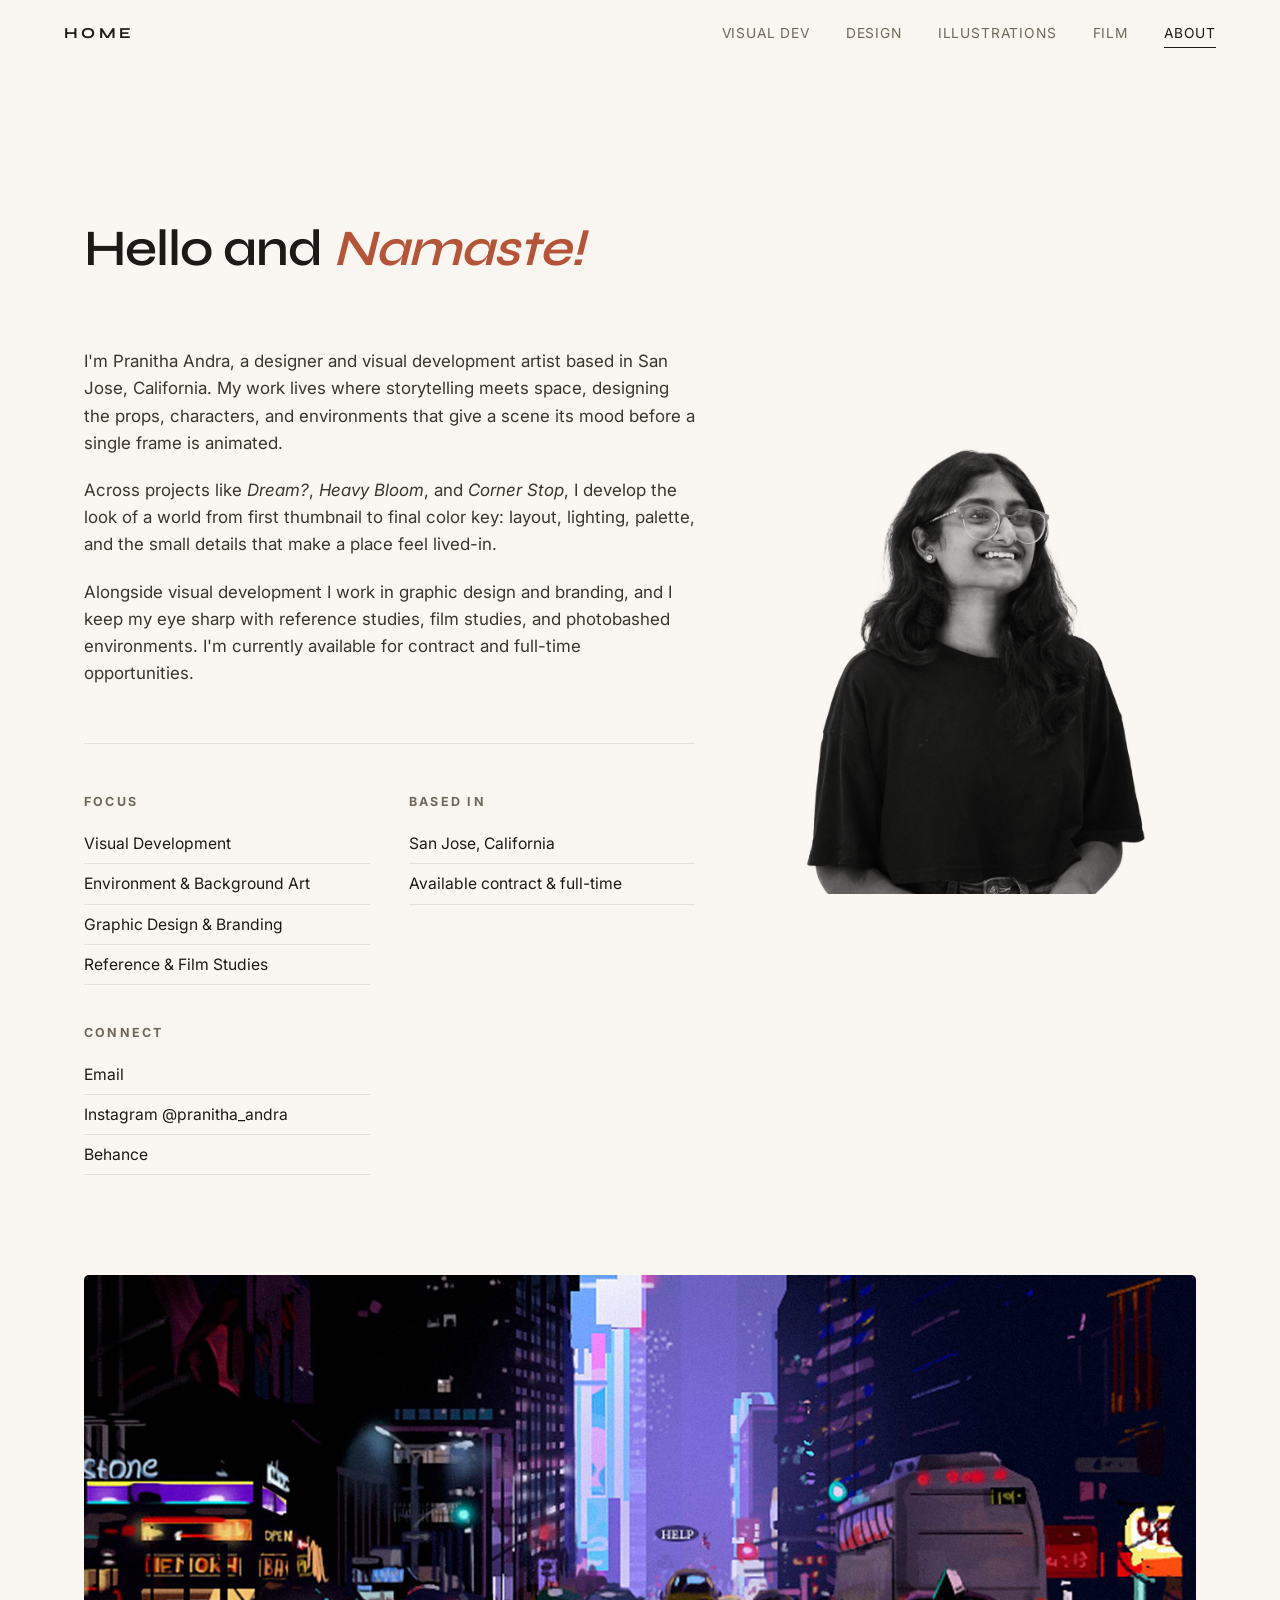
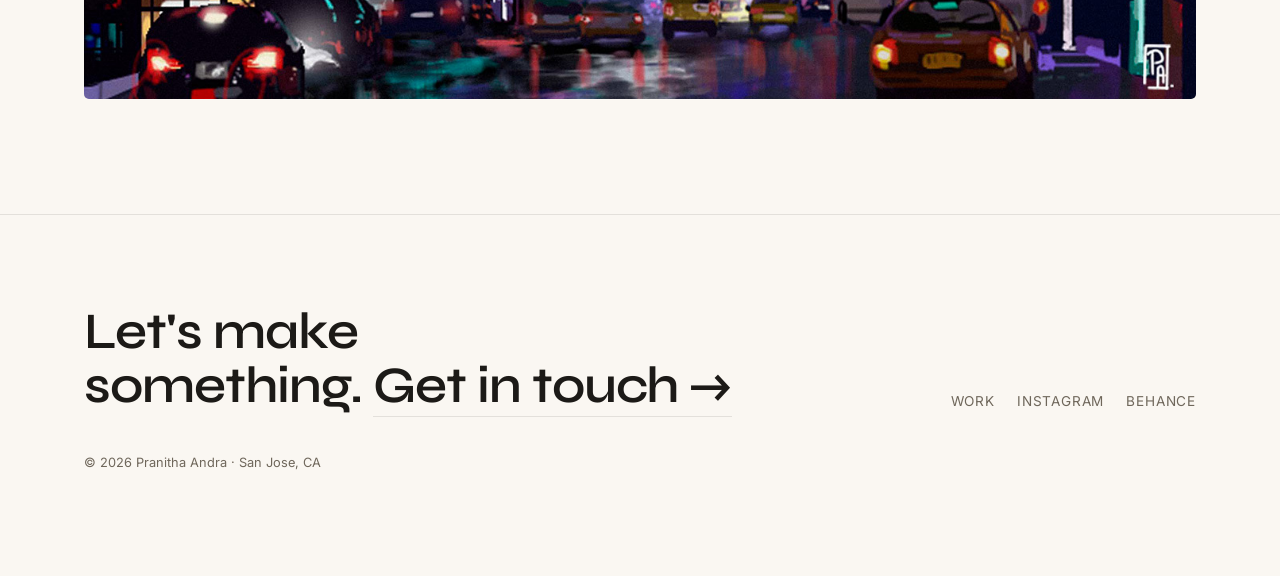
<file: about.html>
<!DOCTYPE html>
<html lang="en">
<head>
  <meta charset="UTF-8" />
  <meta name="viewport" content="width=device-width, initial-scale=1.0" />
  <title>About · Pranitha Andra</title>
  <meta name="description" content="About Pranitha Andra, Visual Development, Illustrator, and Designer based in San Jose, CA. Available for contract and full-time." />

  <link rel="preconnect" href="https://fonts.googleapis.com" />
  <link rel="preconnect" href="https://fonts.gstatic.com" crossorigin />
  <link href="https://fonts.googleapis.com/css2?family=Inter:wght@400;500;600&family=Syne:wght@600;700;800&display=swap" rel="stylesheet" />
  <link rel="stylesheet" href="css/style.css" />
</head>
<body>

  <nav class="nav">
    <a class="nav__brand" href="/">HOME</a>
    <div class="nav__links">
      <a href="/visual-dev">Visual&nbsp;Dev</a>
      <a href="/design">Design</a>
      <a href="/illustrations">Illustrations</a>
      <a href="/film">Film</a>
      <a href="/about" aria-current="page">About</a>
    </div>
  </nav>

  <main class="about">
    <div class="wrap">
      <h1 class="about__lead reveal">Hello and <em>Namaste!</em></h1>

      <div class="about__cols">
        <div class="about__body reveal">
          <p>I'm Pranitha Andra, a designer and visual development artist based in San Jose, California. My work lives where storytelling meets space, designing the props, characters, and environments that give a scene its mood before a single frame is animated.</p>
          <p>Across projects like <em>Dream?</em>, <em>Heavy Bloom</em>, and <em>Corner Stop</em>, I develop the look of a world from first thumbnail to final color key: layout, lighting, palette, and the small details that make a place feel lived-in.</p>
          <p>Alongside visual development I work in graphic design and branding, and I keep my eye sharp with reference studies, film studies, and photobashed environments. I'm currently available for contract and full-time opportunities.</p>

          <div class="about__meta">
            <div class="about__meta-group">
              <h3>Focus</h3>
              <ul>
                <li>Visual Development</li>
                <li>Environment &amp; Background Art</li>
                <li>Graphic Design &amp; Branding</li>
                <li>Reference &amp; Film Studies</li>
              </ul>
            </div>

            <div class="about__meta-group">
              <h3>Based in</h3>
              <ul>
                <li>San Jose, California</li>
                <li>Available contract &amp; full-time</li>
              </ul>
            </div>

            <div class="about__meta-group">
              <h3>Connect</h3>
              <ul>
                <li><a href="mailto:pranitha.andra@gmail.com">Email</a></li>
                <li><a href="https://www.instagram.com/pranitha_andra/" target="_blank" rel="noopener">Instagram @pranitha_andra</a></li>
                <li><a href="https://www.behance.net/pranithaandra" target="_blank" rel="noopener">Behance</a></li>
              </ul>
            </div>
          </div>
        </div>

        <aside class="about__aside reveal">
          <div class="about__photo">
            <img src="images/profile/profile.jpeg" alt="Portrait of Pranitha Andra" loading="lazy" />
          </div>
        </aside>
      </div>

      <div class="about__banner reveal">
        <img src="images/film-studies/05.jpg" alt="Environment study by Pranitha Andra" loading="lazy" />
      </div>
    </div>
  </main>

  <footer class="footer">
    <div class="wrap">
      <div class="footer__grid">
        <h2 class="footer__cta reveal">Let's make<br />something. <a href="mailto:pranitha.andra@gmail.com">Get in touch →</a></h2>
        <div class="footer__links reveal">
          <a href="/">Work</a>
          <a href="https://www.instagram.com/pranitha_andra/" target="_blank" rel="noopener">Instagram</a>
          <a href="https://www.behance.net/pranithaandra" target="_blank" rel="noopener">Behance</a>
        </div>
      </div>
      <p class="footer__fine">© <span id="year"></span> Pranitha Andra · San Jose, CA</p>
    </div>
  </footer>

  <script>document.getElementById("year").textContent = new Date().getFullYear();</script>
  <script src="js/main.js"></script>
</body>
</html>
</file>
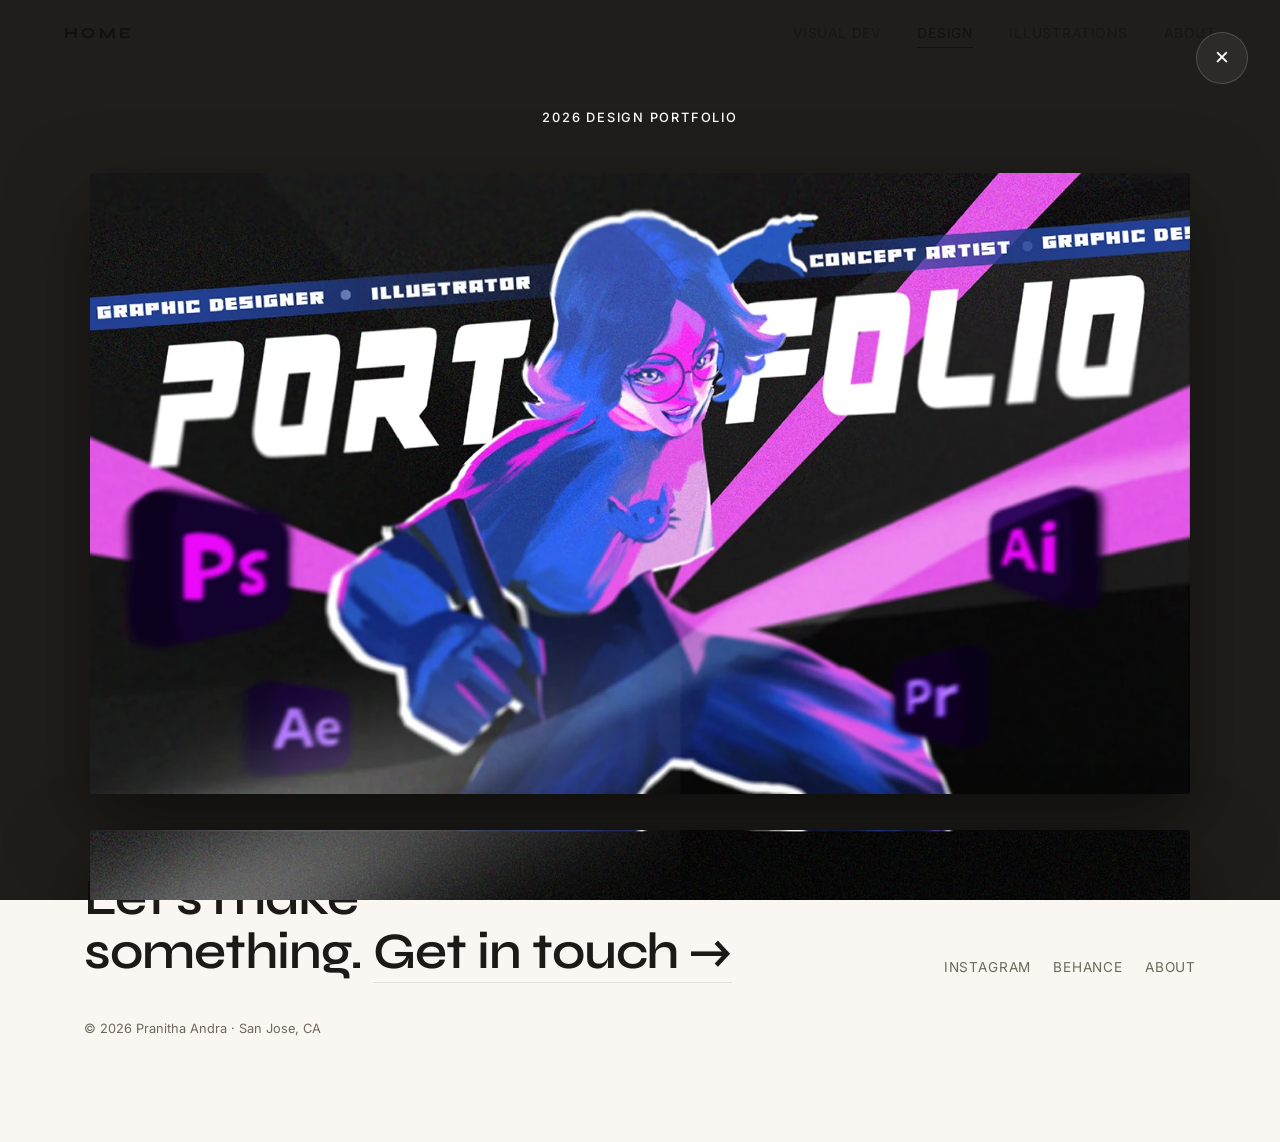
<file: design.html>
<!DOCTYPE html>
<html lang="en">
<head>
  <meta charset="UTF-8" />
  <meta name="viewport" content="width=device-width, initial-scale=1.0" />
  <title>Design · Pranitha Andra</title>
  <meta name="description" content="Graphic design and branding by Pranitha Andra: layout, type, identity systems, and social." />

  <link rel="preconnect" href="https://fonts.googleapis.com" />
  <link rel="preconnect" href="https://fonts.gstatic.com" crossorigin />
  <link href="https://fonts.googleapis.com/css2?family=Inter:wght@400;500;600&family=Syne:wght@600;700;800&display=swap" rel="stylesheet" />
  <link rel="stylesheet" href="css/style.css" />
</head>
<body>

  <nav class="nav">
    <a class="nav__brand" href="index.html">HOME</a>
    <div class="nav__links">
      <a href="visual-dev.html">Visual&nbsp;Dev</a>
      <a href="design.html" aria-current="page">Design</a>
      <a href="illustrations.html">Illustrations</a>
      <a href="about.html">About</a>
    </div>
  </nav>

  <main id="work" class="workpage" data-section="design" data-autoopen="true">
    <h1 class="sr-only">Design</h1>
    <!-- projects injected by main.js -->
  </main>

  <footer class="footer">
    <div class="wrap">
      <div class="footer__grid">
        <h2 class="footer__cta reveal">Let's make<br />something. <a href="mailto:pranitha.andra@gmail.com">Get in touch →</a></h2>
        <div class="footer__links reveal">
          <a href="https://www.instagram.com/pranitha_andra/" target="_blank" rel="noopener">Instagram</a>
          <a href="https://www.behance.net/pranithaandra" target="_blank" rel="noopener">Behance</a>
          <a href="about.html">About</a>
        </div>
      </div>
      <p class="footer__fine">© <span id="year"></span> Pranitha Andra · San Jose, CA</p>
    </div>
  </footer>

  <!-- Project viewer (scrollable) -->
  <div class="lb" id="lightbox" aria-hidden="true" role="dialog" aria-modal="true" aria-label="Project images">
    <button class="lb__btn lb__close" aria-label="Close">✕</button>
    <div class="lb__scroll">
      <p class="lb__cap"></p>
      <div class="lb__stack"></div>
    </div>
  </div>

  <script>document.getElementById("year").textContent = new Date().getFullYear();</script>
  <script src="js/data.js"></script>
  <script src="js/main.js"></script>
</body>
</html>
</file>
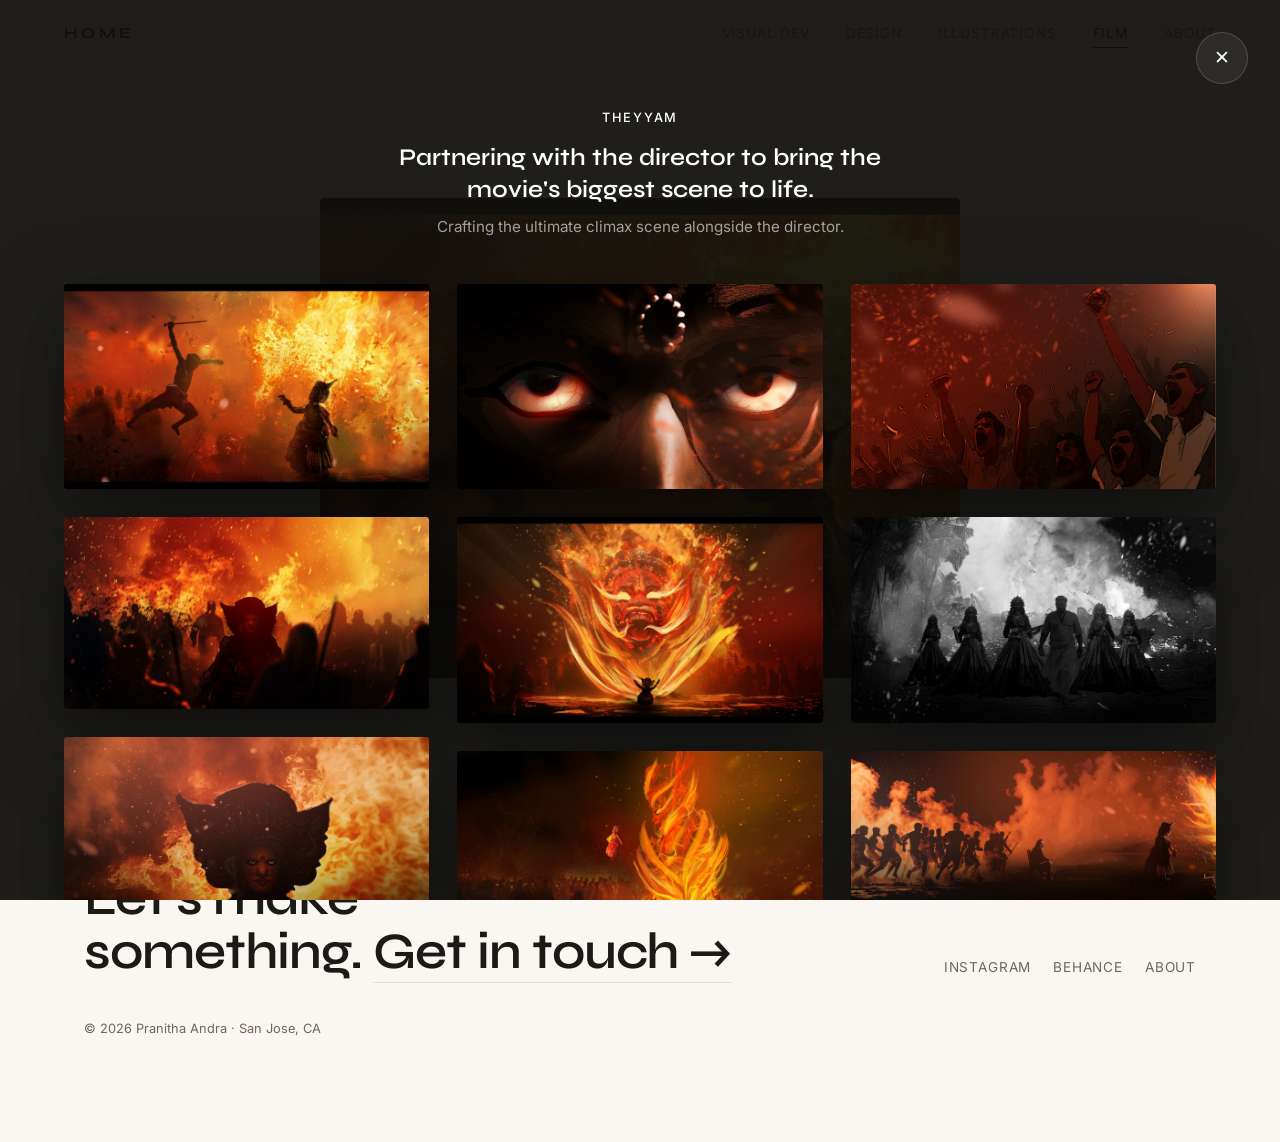
<file: film.html>
<!DOCTYPE html>
<html lang="en">
<head>
  <meta charset="UTF-8" />
  <meta name="viewport" content="width=device-width, initial-scale=1.0" />
  <title>Film · Pranitha Andra</title>
  <meta name="description" content="Film concept art by Pranitha Andra: developing the world, mood, and color of Theyyam." />

  <link rel="preconnect" href="https://fonts.googleapis.com" />
  <link rel="preconnect" href="https://fonts.gstatic.com" crossorigin />
  <link href="https://fonts.googleapis.com/css2?family=Inter:wght@400;500;600&family=Syne:wght@600;700;800&display=swap" rel="stylesheet" />
  <link rel="stylesheet" href="css/style.css" />
</head>
<body>

  <nav class="nav">
    <a class="nav__brand" href="/">HOME</a>
    <div class="nav__links">
      <a href="/visual-dev">Visual&nbsp;Dev</a>
      <a href="/design">Design</a>
      <a href="/illustrations">Illustrations</a>
      <a href="/film" aria-current="page">Film</a>
      <a href="/about">About</a>
    </div>
  </nav>

  <main id="work" class="workpage" data-section="film" data-autoopen="true">
    <h1 class="sr-only">Film</h1>
    <!-- projects injected by main.js -->
  </main>

  <footer class="footer">
    <div class="wrap">
      <div class="footer__grid">
        <h2 class="footer__cta reveal">Let's make<br />something. <a href="mailto:pranitha.andra@gmail.com">Get in touch →</a></h2>
        <div class="footer__links reveal">
          <a href="https://www.instagram.com/pranitha_andra/" target="_blank" rel="noopener">Instagram</a>
          <a href="https://www.behance.net/pranithaandra" target="_blank" rel="noopener">Behance</a>
          <a href="/about">About</a>
        </div>
      </div>
      <p class="footer__fine">© <span id="year"></span> Pranitha Andra · San Jose, CA</p>
    </div>
  </footer>

  <!-- Project viewer (scrollable) -->
  <div class="lb" id="lightbox" aria-hidden="true" role="dialog" aria-modal="true" aria-label="Project images">
    <button class="lb__btn lb__close" aria-label="Close">✕</button>
    <div class="lb__scroll">
      <p class="lb__cap"></p>
      <div class="lb__stack"></div>
    </div>
  </div>

  <script>document.getElementById("year").textContent = new Date().getFullYear();</script>
  <script src="js/data.js"></script>
  <script src="js/main.js"></script>
</body>
</html>
</file>
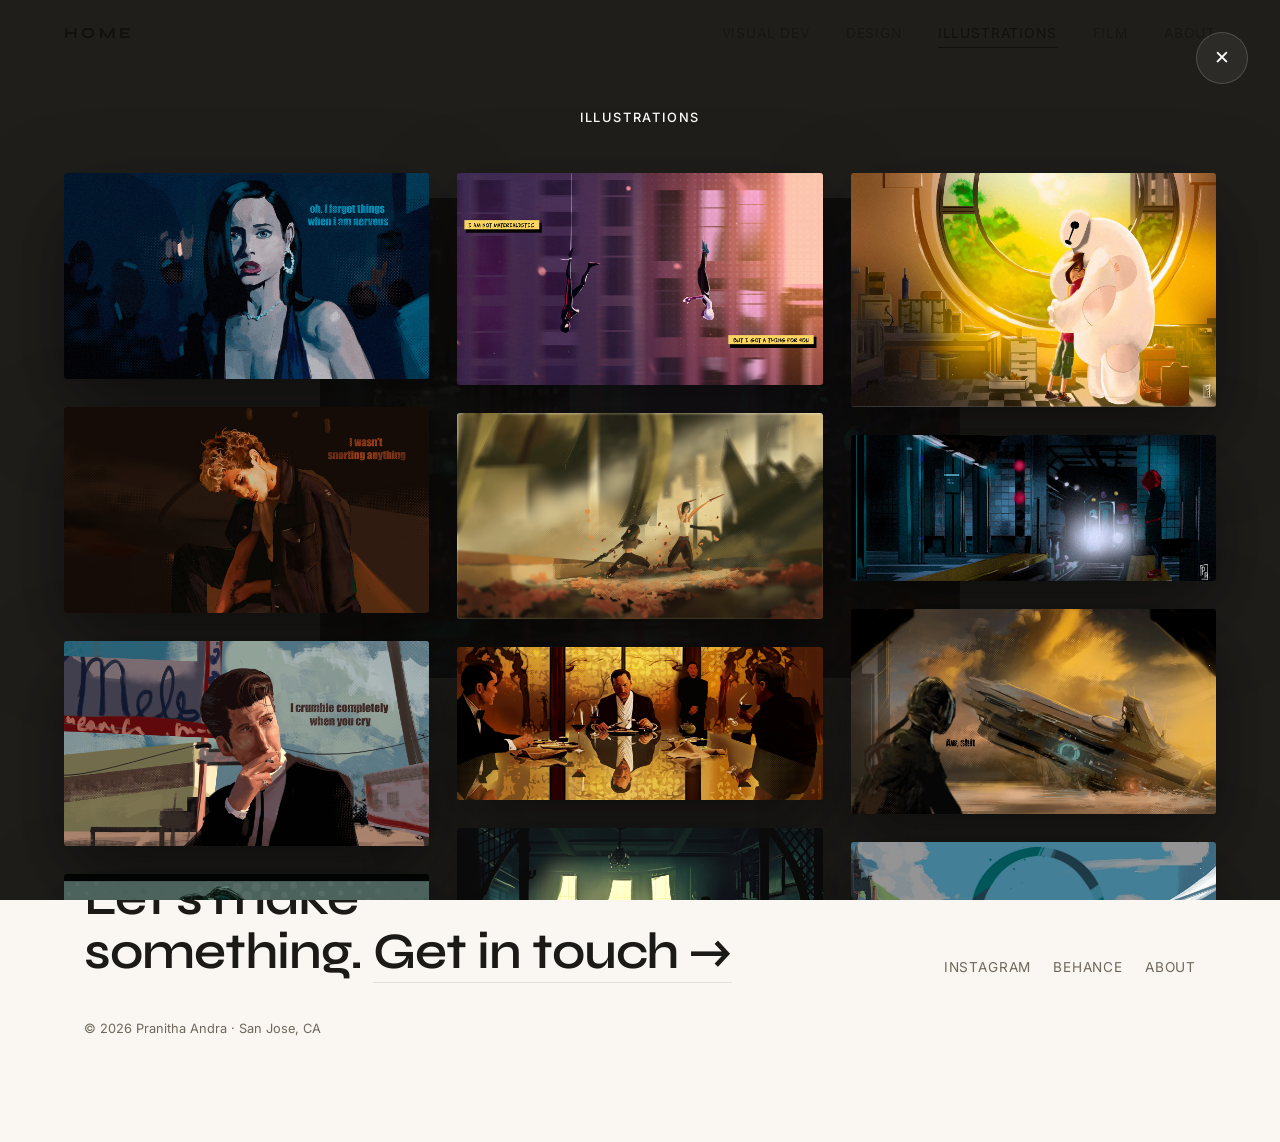
<file: illustrations.html>
<!DOCTYPE html>
<html lang="en">
<head>
  <meta charset="UTF-8" />
  <meta name="viewport" content="width=device-width, initial-scale=1.0" />
  <title>Illustrations · Pranitha Andra</title>
  <meta name="description" content="Illustrations by Pranitha Andra: environments, studies, and photobashing, building believable spaces, light, and atmosphere." />

  <link rel="preconnect" href="https://fonts.googleapis.com" />
  <link rel="preconnect" href="https://fonts.gstatic.com" crossorigin />
  <link href="https://fonts.googleapis.com/css2?family=Inter:wght@400;500;600&family=Syne:wght@600;700;800&display=swap" rel="stylesheet" />
  <link rel="stylesheet" href="css/style.css" />
</head>
<body>

  <nav class="nav">
    <a class="nav__brand" href="/">HOME</a>
    <div class="nav__links">
      <a href="/visual-dev">Visual&nbsp;Dev</a>
      <a href="/design">Design</a>
      <a href="/illustrations" aria-current="page">Illustrations</a>
      <a href="/film">Film</a>
      <a href="/about">About</a>
    </div>
  </nav>

  <main id="work" class="workpage" data-section="illustrations" data-autoopen="true">
    <h1 class="sr-only">Illustrations</h1>
    <!-- projects injected by main.js -->
  </main>

  <footer class="footer">
    <div class="wrap">
      <div class="footer__grid">
        <h2 class="footer__cta reveal">Let's make<br />something. <a href="mailto:pranitha.andra@gmail.com">Get in touch →</a></h2>
        <div class="footer__links reveal">
          <a href="https://www.instagram.com/pranitha_andra/" target="_blank" rel="noopener">Instagram</a>
          <a href="https://www.behance.net/pranithaandra" target="_blank" rel="noopener">Behance</a>
          <a href="/about">About</a>
        </div>
      </div>
      <p class="footer__fine">© <span id="year"></span> Pranitha Andra · San Jose, CA</p>
    </div>
  </footer>

  <!-- Project viewer (scrollable) -->
  <div class="lb" id="lightbox" aria-hidden="true" role="dialog" aria-modal="true" aria-label="Project images">
    <button class="lb__btn lb__close" aria-label="Close">✕</button>
    <div class="lb__scroll">
      <p class="lb__cap"></p>
      <div class="lb__stack"></div>
    </div>
  </div>

  <script>document.getElementById("year").textContent = new Date().getFullYear();</script>
  <script src="js/data.js"></script>
  <script src="js/main.js"></script>
</body>
</html>
</file>
<file: css/style.css>
/* ============================================================
   Pranitha Andra — Portfolio
   Minimal, image-forward, restrained motion.
   ============================================================ */

:root {
  --bg: #faf7f2;
  --bg-2: #f2ede4;
  --ink: #1c1a17;
  --muted: #6f675b;
  --faint: rgba(28, 26, 23, 0.10);
  --faint-2: rgba(28, 26, 23, 0.05);
  --accent: #b6543a;
  --accent-soft: rgba(182, 84, 58, 0.12);

  --display: "Syne", "Trebuchet MS", Georgia, sans-serif;
  --serif: var(--display);
  --sans: "Inter", -apple-system, BlinkMacSystemFont, "Segoe UI", Helvetica, Arial, sans-serif;

  --maxw: 1240px;
  --gutter: clamp(20px, 5vw, 64px);
  --ease: cubic-bezier(0.16, 1, 0.3, 1);
}

* { box-sizing: border-box; }

html { scroll-behavior: smooth; }

body {
  margin: 0;
  background: var(--bg);
  color: var(--ink);
  font-family: var(--sans);
  font-size: 17px;
  line-height: 1.6;
  -webkit-font-smoothing: antialiased;
  text-rendering: optimizeLegibility;
}

img { display: block; max-width: 100%; }

a { color: inherit; text-decoration: none; }

::selection { background: var(--accent-soft); }

.wrap {
  width: 100%;
  max-width: var(--maxw);
  margin: 0 auto;
  padding-inline: var(--gutter);
}

.sr-only {
  position: absolute;
  width: 1px; height: 1px;
  padding: 0; margin: -1px;
  overflow: hidden;
  clip: rect(0, 0, 0, 0);
  white-space: nowrap;
  border: 0;
}

/* Category pages have no hero, so clear the fixed nav */
.workpage { padding-top: clamp(96px, 13vw, 150px); }

/* Ink cursor trail (drawn above content, below the project viewer) */
.ink-canvas {
  position: fixed;
  inset: 0;
  width: 100%;
  height: 100%;
  pointer-events: none;
  z-index: 95;
}
/* In spark mode the trail must render above the open project viewer (z-index 100) */
.ink-canvas--spark { z-index: 110; }

/* ---------- Nav ---------- */
.nav {
  position: fixed;
  inset: 0 0 auto 0;
  z-index: 50;
  display: flex;
  align-items: center;
  justify-content: space-between;
  padding: 18px var(--gutter);
  transition: background 0.4s var(--ease), box-shadow 0.4s var(--ease), padding 0.4s var(--ease);
}
.nav.scrolled {
  background: rgba(250, 247, 242, 0.82);
  backdrop-filter: saturate(150%) blur(14px);
  -webkit-backdrop-filter: saturate(150%) blur(14px);
  box-shadow: 0 1px 0 var(--faint);
  padding-block: 12px;
}
.nav__brand {
  font-family: var(--display);
  font-weight: 700;
  font-size: 0.95rem;
  letter-spacing: 0.22em;
  text-transform: uppercase;
  color: var(--ink);
  transition: color 0.25s var(--ease);
}
.nav__brand:hover,
.nav__brand[aria-current="page"] { color: var(--accent); }
.nav__links {
  display: flex;
  gap: clamp(16px, 3vw, 36px);
  align-items: center;
  font-size: 0.86rem;
  letter-spacing: 0.06em;
  text-transform: uppercase;
}
.nav__links a { position: relative; padding: 4px 0; color: var(--muted); transition: color 0.25s var(--ease); }
.nav__links a::after {
  content: "";
  position: absolute;
  left: 0; bottom: 0;
  width: 100%; height: 1px;
  background: var(--ink);
  transform: scaleX(0);
  transform-origin: right;
  transition: transform 0.35s var(--ease);
}
.nav__links a:hover { color: var(--ink); }
.nav__links a:hover::after { transform: scaleX(1); transform-origin: left; }
.nav__links a[aria-current="page"] { color: var(--ink); }
.nav__links a[aria-current="page"]::after { transform: scaleX(1); transform-origin: left; }

/* Mobile menu button (injected by JS, hidden on desktop) */
.nav__toggle {
  display: none;
  position: relative;
  z-index: 2;
  width: 40px; height: 40px;
  margin-right: -8px;
  border: none; background: none; cursor: pointer;
  align-items: center; justify-content: center;
}
.nav__toggle span {
  position: absolute;
  left: 9px; right: 9px; height: 1.6px;
  background: var(--ink);
  transition: transform 0.3s var(--ease), opacity 0.3s var(--ease);
}
.nav__toggle span:nth-child(1) { transform: translateY(-4px); }
.nav__toggle span:nth-child(2) { transform: translateY(4px); }
.nav.open .nav__toggle span:nth-child(1) { transform: rotate(45deg); }
.nav.open .nav__toggle span:nth-child(2) { transform: rotate(-45deg); }

/* ---------- Hero ---------- */
.hero {
  min-height: 100svh;
  display: flex;
  flex-direction: column;
  justify-content: center;
  align-items: center;
  text-align: center;
  padding-block: 140px 80px;
}
.hero__banner {
  margin: 0;
  perspective: 1000px;
}
.hero__banner-tilt {
  display: inline-block;
  transition: transform 0.4s var(--ease);
  will-change: transform;
}
.hero__banner-img {
  width: min(860px, 90vw);
  height: auto;
  margin: 0 auto;
  animation: bannerFloat 6s ease-in-out infinite;
}
@keyframes bannerFloat {
  0%, 100% { transform: translateY(0); }
  50%      { transform: translateY(-10px); }
}
.hero__scroll {
  margin-top: clamp(40px, 8vw, 90px);
  display: inline-flex;
  align-items: center;
  gap: 12px;
  font-size: 0.78rem;
  letter-spacing: 0.2em;
  text-transform: uppercase;
  color: var(--muted);
}
.hero__scroll .line {
  width: 54px; height: 1px; background: var(--ink);
  transform-origin: left;
  animation: pull 2.4s var(--ease) infinite;
}
@keyframes pull { 0%,100% { transform: scaleX(0.4); } 50% { transform: scaleX(1); } }

/* ---------- Section ---------- */
.section { padding-block: clamp(48px, 8vw, 110px); }
.section:first-of-type { padding-top: clamp(20px, 4vw, 48px); }

/* ---------- Grid + cards ---------- */
.grid {
  display: grid;
  grid-template-columns: repeat(auto-fill, minmax(320px, 1fr));
  gap: clamp(18px, 2.4vw, 34px);
}
.grid--single {
  grid-template-columns: minmax(280px, 640px);
  justify-content: center;
}
.card {
  cursor: pointer;
  border: none;
  background: none;
  padding: 0;
  text-align: left;
  font: inherit;
  color: inherit;
  display: block;
}
.card__frame {
  position: relative;
  overflow: hidden;
  border-radius: 4px;
  aspect-ratio: 4 / 3;
  background: var(--bg-2);
}
.card__frame img,
.card__frame video {
  width: 100%; height: 100%;
  object-fit: cover;
  object-position: center;
  transition: transform 0.9s var(--ease), filter 0.6s var(--ease);
  will-change: transform;
}
.card:hover .card__frame img,
.card:hover .card__frame video { transform: scale(1.06); }

/* Text is hidden until hover, then revealed centered over a darkened image */
.card__overlay {
  position: absolute;
  inset: 0;
  display: flex;
  flex-direction: column;
  align-items: center;
  justify-content: center;
  gap: 10px;
  padding: 20px;
  text-align: center;
  background: rgba(20, 18, 15, 0.5);
  opacity: 0;
  transition: opacity 0.4s var(--ease);
}
.card:hover .card__overlay,
.card:focus-visible .card__overlay { opacity: 1; }
.card__title {
  font-family: var(--display);
  font-weight: 600;
  font-size: clamp(1.1rem, 1.9vw, 1.45rem);
  line-height: 1.15;
  letter-spacing: -0.01em;
  margin: 0;
  color: #fff;
  transform: translateY(10px);
  transition: transform 0.45s var(--ease);
}
.card:hover .card__title,
.card:focus-visible .card__title { transform: none; }
.card__count {
  color: rgba(255, 255, 255, 0.72);
  font-size: 0.74rem;
  letter-spacing: 0.16em;
  text-transform: uppercase;
  transform: translateY(10px);
  transition: transform 0.45s var(--ease) 0.04s;
}
.card:hover .card__count,
.card:focus-visible .card__count { transform: none; }

/* ---------- Sketchbook (home) ---------- */
.sketchbook__title {
  font-family: var(--display);
  font-weight: 600;
  font-size: clamp(1.6rem, 4vw, 2.6rem);
  line-height: 1.05;
  letter-spacing: -0.02em;
  margin: 0 0 clamp(24px, 4vw, 46px);
}
.flip {
  display: grid;
  grid-template-columns: auto minmax(0, 1fr) auto;
  align-items: center;
  gap: clamp(8px, 2vw, 24px);
}
.flip__stage {
  position: relative;
  width: 100%;
  max-width: 920px;
  margin: 0 auto;
  aspect-ratio: 1.81 / 1;
  overflow: hidden;
  border-radius: 6px;
  background: var(--bg-2);
  box-shadow: 0 24px 60px rgba(28, 26, 23, 0.14);
  cursor: grab;
  touch-action: pan-y;                 /* let vertical scroll through, capture horizontal swipe */
  user-select: none;
  -webkit-user-select: none;
  perspective: 1500px;                 /* depth for the page fold */
}
.flip__stage:active { cursor: grabbing; }
/* The settled page, always visible beneath any turning leaf */
.flip__base {
  position: absolute;
  inset: 0;
  width: 100%; height: 100%;
  object-fit: contain;
  pointer-events: none;
}
/* A turning leaf: two faces hinged on the left spine, folding in 3D */
.flip__leaf {
  position: absolute;
  inset: 0;
  z-index: 2;
  transform-origin: left center;
  transform-style: preserve-3d;
  will-change: transform;
  pointer-events: none;
}
.flip__leaf-face {
  position: absolute;
  inset: 0;
  overflow: hidden;
  background: var(--bg-2);
  backface-visibility: hidden;
  -webkit-backface-visibility: hidden;
}
.flip__leaf-front { transform: rotateY(0deg); }
.flip__leaf-back  { transform: rotateY(180deg); }   /* blank page back */
.flip__leaf-front img {
  width: 100%; height: 100%;
  object-fit: contain;
  display: block;
}
.flip__leaf-shade {
  position: absolute;
  inset: 0;
  opacity: 0;
  pointer-events: none;
  background: linear-gradient(90deg, rgba(20, 18, 15, 0.4), rgba(20, 18, 15, 0) 60%);
}
.flip__leaf-back .flip__leaf-shade {
  background: linear-gradient(270deg, rgba(20, 18, 15, 0.4), rgba(20, 18, 15, 0) 60%);
}
.flip__nav {
  flex: none;
  width: 46px; height: 46px;
  border-radius: 50%;
  border: 1px solid var(--faint);
  background: var(--bg);
  color: var(--ink);
  font-size: 1.5rem; line-height: 1;
  display: grid; place-items: center;
  cursor: pointer;
  transition: background 0.25s var(--ease), border-color 0.25s var(--ease), color 0.25s var(--ease), transform 0.2s var(--ease);
}
.flip__nav:hover { background: var(--bg-2); border-color: var(--accent); color: var(--accent); }
.flip__nav:active { transform: scale(0.92); }
.flip__meta {
  display: flex;
  align-items: center;
  justify-content: center;
  gap: 16px;
  margin-top: clamp(16px, 2.5vw, 26px);
  font-size: 0.78rem;
  letter-spacing: 0.14em;
  text-transform: uppercase;
  color: var(--muted);
}
.flip__counter { color: var(--ink); font-variant-numeric: tabular-nums; }
.flip__hint { font-size: 0.72rem; }
@media (max-width: 620px) {
  .flip__hint { display: none; }
  .flip__nav { width: 40px; height: 40px; font-size: 1.3rem; }
}

/* ---------- Footer ---------- */
.footer {
  border-top: 1px solid var(--faint);
  padding-block: clamp(50px, 8vw, 90px);
}
.footer__grid {
  display: flex;
  flex-wrap: wrap;
  gap: 32px;
  align-items: flex-end;
  justify-content: space-between;
}
.footer__cta {
  font-family: var(--display);
  font-weight: 600;
  font-size: clamp(1.8rem, 5vw, 3.2rem);
  line-height: 1.05;
  letter-spacing: -0.02em;
  margin: 0;
}
.footer__cta a { border-bottom: 1px solid var(--faint); transition: border-color 0.3s var(--ease); }
.footer__cta a:hover { border-color: var(--accent); color: var(--accent); }
.footer__links { display: flex; gap: 22px; font-size: 0.85rem; letter-spacing: 0.06em; text-transform: uppercase; color: var(--muted); }
.footer__links a { transition: color 0.25s var(--ease); }
.footer__links a:hover { color: var(--ink); }
.footer__fine { margin-top: 40px; color: var(--muted); font-size: 0.8rem; }

/* ---------- Project viewer (scrollable stack) ---------- */
.lb {
  position: fixed;
  inset: 0;
  z-index: 100;
  background: rgba(18, 16, 13, 0.94);
  opacity: 0;
  visibility: hidden;
  transition: opacity 0.4s var(--ease), visibility 0.4s var(--ease);
}
.lb.open { opacity: 1; visibility: visible; }
.lb__scroll {
  position: absolute;
  inset: 0;
  overflow-y: auto;
  -webkit-overflow-scrolling: touch;
  scroll-behavior: smooth;
  display: flex;
  flex-direction: column;
  justify-content: safe center;   /* center when it fits, scroll from top when it doesn't */
  padding: clamp(72px, 12vh, 120px) clamp(16px, 5vw, 64px) clamp(48px, 10vh, 96px);
}
.lb__cap {
  margin: 0 auto clamp(26px, 5vh, 52px);
  text-align: center;
  color: rgba(255,255,255,0.7);
  font-size: 0.8rem;
  letter-spacing: 0.14em;
  text-transform: uppercase;
}
.lb__cap b { display: block; color: #fff; font-weight: 500; }
.lb__headline {
  display: block;
  max-width: 34ch;
  margin: 14px auto 0;
  font-family: var(--display);
  font-weight: 600;
  font-size: clamp(1.05rem, 2.2vw, 1.5rem);
  line-height: 1.32;
  letter-spacing: normal;
  text-transform: none;
  color: #fff;
}
.lb__sub {
  display: block;
  max-width: 46ch;
  margin: 10px auto 0;
  font-size: 0.95rem;
  line-height: 1.5;
  letter-spacing: normal;
  text-transform: none;
  color: rgba(255, 255, 255, 0.6);
}
.lb__stack {
  display: flex;
  flex-direction: column;
  align-items: center;
  gap: clamp(18px, 4vh, 40px);
  max-width: 1100px;
  margin: 0 auto;
}
.lb__img {
  width: auto;
  max-width: 100%;
  max-height: 90vh;
  object-fit: contain;
  border-radius: 3px;
  box-shadow: 0 30px 80px rgba(0,0,0,0.5);
  opacity: 0;
  transform: translateY(22px);
  transition: opacity 0.6s var(--ease), transform 0.6s var(--ease);
}
.lb__img.in { opacity: 1; transform: none; }
.lb__video { width: min(100%, 1100px); height: auto; background: #000; }

/* Gallery grid variant (e.g. Theyyam concept art): whole images, masonry board */
.lb__stack--grid {
  display: block;
  column-count: 2;
  column-gap: clamp(12px, 2.4vw, 28px);
  max-width: 1180px;
  width: 100%;
}
@media (min-width: 960px) {
  .lb__stack--grid { column-count: 3; }
}
.lb__stack--grid .lb__img {
  width: 100%;
  max-height: none;
  margin: 0 0 clamp(12px, 2.4vw, 28px);
  break-inside: avoid;
  -webkit-column-break-inside: avoid;
  cursor: zoom-in;
  transition: opacity 0.6s var(--ease), transform 0.35s var(--ease);
}
.lb__stack--grid .lb__img.in:hover { transform: scale(1.015); }

/* Click-to-expand overlay for grid gallery images */
.lb__zoom {
  position: fixed;
  inset: 0;
  z-index: 130;   /* body-level: above the viewer (100) and spark canvas (110) */
  display: none;
  place-items: center;
  padding: clamp(16px, 5vw, 72px);
  background: rgba(10, 8, 6, 0.72);
  -webkit-backdrop-filter: blur(3px);
  backdrop-filter: blur(3px);
  cursor: zoom-out;
}
.lb__zoom.open { display: grid; }
.lb__zoom img {
  max-width: 100%;
  max-height: 92vh;
  width: auto;
  object-fit: contain;
  border-radius: 3px;
  box-shadow: 0 30px 90px rgba(0, 0, 0, 0.6);
  animation: zoomIn 0.28s var(--ease);
}
@keyframes zoomIn {
  from { opacity: 0; transform: scale(0.96); }
  to   { opacity: 1; transform: none; }
}

.lb__btn {
  position: fixed;
  z-index: 2;
  background: rgba(255,255,255,0.06);
  border: 1px solid rgba(255,255,255,0.16);
  color: #fff;
  width: 52px; height: 52px;
  border-radius: 50%;
  cursor: pointer;
  display: grid; place-items: center;
  font-size: 1.2rem;
  line-height: 1;
  transition: background 0.25s var(--ease), transform 0.25s var(--ease), border-color 0.25s var(--ease);
}
.lb__btn:hover { background: rgba(255,255,255,0.16); border-color: rgba(255,255,255,0.4); }
.lb__btn:active { transform: scale(0.92); }
.lb__close { top: clamp(16px, 3vw, 32px); right: clamp(16px, 3vw, 32px); }

/* ---------- About page ---------- */
.about {
  padding-block: clamp(140px, 18vw, 220px) clamp(60px, 9vw, 120px);
}
.about__lead {
  font-family: var(--display);
  font-weight: 600;
  font-size: clamp(1.8rem, 5vw, 3.2rem);
  line-height: 1.14;
  letter-spacing: -0.02em;
  max-width: 20ch;
  margin: 0 0 clamp(40px, 6vw, 70px);
}
.about__lead em { font-style: italic; color: var(--accent); }
.about__cols {
  display: grid;
  grid-template-columns: 1fr;
  gap: clamp(32px, 5vw, 64px);
}
@media (min-width: 820px) {
  .about__cols { grid-template-columns: 1.4fr 1fr; }
  /* Lift the side portrait slightly above the intro's top line */
  .about__photo { margin-top: clamp(-48px, -2.6vw, -22px); }
}
/* Side portrait: B&W-on-white subject blended into the paper background */
.about__photo {
  margin: 0;
  aspect-ratio: 4 / 5;
}
.about__photo img {
  width: 100%;
  height: 100%;
  object-fit: cover;
  object-position: center bottom;   /* trim the white headroom so the subject sits up beside the bio */
  mix-blend-mode: multiply;
}
.about__body p { color: #3a352d; margin: 0 0 1.2em; font-size: 1.06rem; }
.about__body p:last-child { margin-bottom: 0; }
/* Focus / Based in / Connect: a tidy row beneath the introduction */
.about__meta {
  display: grid;
  grid-template-columns: repeat(auto-fit, minmax(180px, 1fr));
  gap: clamp(22px, 3vw, 44px);
  margin-top: clamp(36px, 5vw, 56px);
  padding-top: clamp(30px, 4vw, 48px);
  border-top: 1px solid var(--faint);
}
.about__meta h3 {
  font-family: var(--sans);
  font-size: 0.78rem;
  letter-spacing: 0.18em;
  text-transform: uppercase;
  color: var(--muted);
  margin: 0 0 12px;
}
.about__meta ul { list-style: none; margin: 0; padding: 0; }
.about__meta li { padding: 7px 0; border-bottom: 1px solid var(--faint); font-size: 0.98rem; }
.about__meta a { transition: color 0.25s var(--ease); }
.about__meta a:hover { color: var(--accent); }
.about__banner {
  margin-top: clamp(56px, 8vw, 100px);
  aspect-ratio: 21 / 8;
  border-radius: 5px;
  overflow: hidden;
  background: var(--bg-2);
}
.about__banner img { width: 100%; height: 100%; object-fit: cover; object-position: center 40%; }

/* ---------- Reveal animation ---------- */
.reveal {
  opacity: 0;
  transform: translateY(26px);
  transition: opacity 0.9s var(--ease), transform 0.9s var(--ease);
}
.reveal.in { opacity: 1; transform: none; }

/* ---------- Responsive ---------- */
@media (max-width: 900px) {
  .nav__links { gap: clamp(14px, 2.6vw, 28px); }
}

/* Mobile: collapse nav into a full-screen overlay menu */
@media (max-width: 700px) {
  .nav__toggle { display: inline-flex; }
  .nav__brand { position: relative; z-index: 2; }
  /* Use a solid bar (not backdrop-filter) on mobile: a filtered nav would
     become the containing block for the fixed menu, breaking the overlay. */
  .nav.scrolled {
    background: rgba(250, 247, 242, 0.95);
    -webkit-backdrop-filter: none;
    backdrop-filter: none;
  }
  .nav__links {
    position: fixed;
    inset: 0;
    flex-direction: column;
    align-items: center;
    justify-content: safe center;
    gap: 2px;
    overflow-y: auto;
    -webkit-overflow-scrolling: touch;
    padding: clamp(84px, 16vh, 130px) 24px 40px;
    text-transform: none;
    letter-spacing: 0.01em;
    background: rgba(250, 247, 242, 0.98);
    -webkit-backdrop-filter: saturate(150%) blur(16px);
    backdrop-filter: saturate(150%) blur(16px);
    opacity: 0;
    visibility: hidden;
    transition: opacity 0.35s var(--ease), visibility 0.35s var(--ease);
    z-index: 1;
  }
  .nav.open .nav__links { opacity: 1; visibility: visible; }
  .nav__links a {
    padding: 12px 0;
    font-family: var(--display);
    font-weight: 600;
    font-size: clamp(1.5rem, 7vw, 2.1rem);
    color: var(--ink);
  }
  .nav__links a::after { display: none; }
}

/* Landscape / short screens: keep the menu from overflowing off-screen */
@media (max-width: 700px) and (max-height: 520px) {
  .nav__links { padding-top: 68px; }
  .nav__links a { padding: 7px 0; font-size: 1.3rem; }
}

@media (max-width: 620px) {
  body { font-size: 16px; }
  .grid { grid-template-columns: 1fr; }
  .lb__img { max-height: 82vh; }
}

/* Touch devices have no hover, so keep the tile label visible */
@media (hover: none) {
  .card__overlay {
    opacity: 1;
    justify-content: flex-end;
    align-items: flex-start;
    text-align: left;
    padding: 16px 18px;
    gap: 4px;
    background: linear-gradient(to top, rgba(20, 18, 15, 0.72), rgba(20, 18, 15, 0) 60%);
  }
  .card__title, .card__count { transform: none; }
}

/* ---------- Reduced motion ---------- */
@media (prefers-reduced-motion: reduce) {
  html { scroll-behavior: auto; }
  *, *::before, *::after {
    animation-duration: 0.001ms !important;
    animation-iteration-count: 1 !important;
    transition-duration: 0.001ms !important;
  }
  .reveal { opacity: 1; transform: none; }
  .card:hover .card__frame img { transform: none; }
}
</file>
